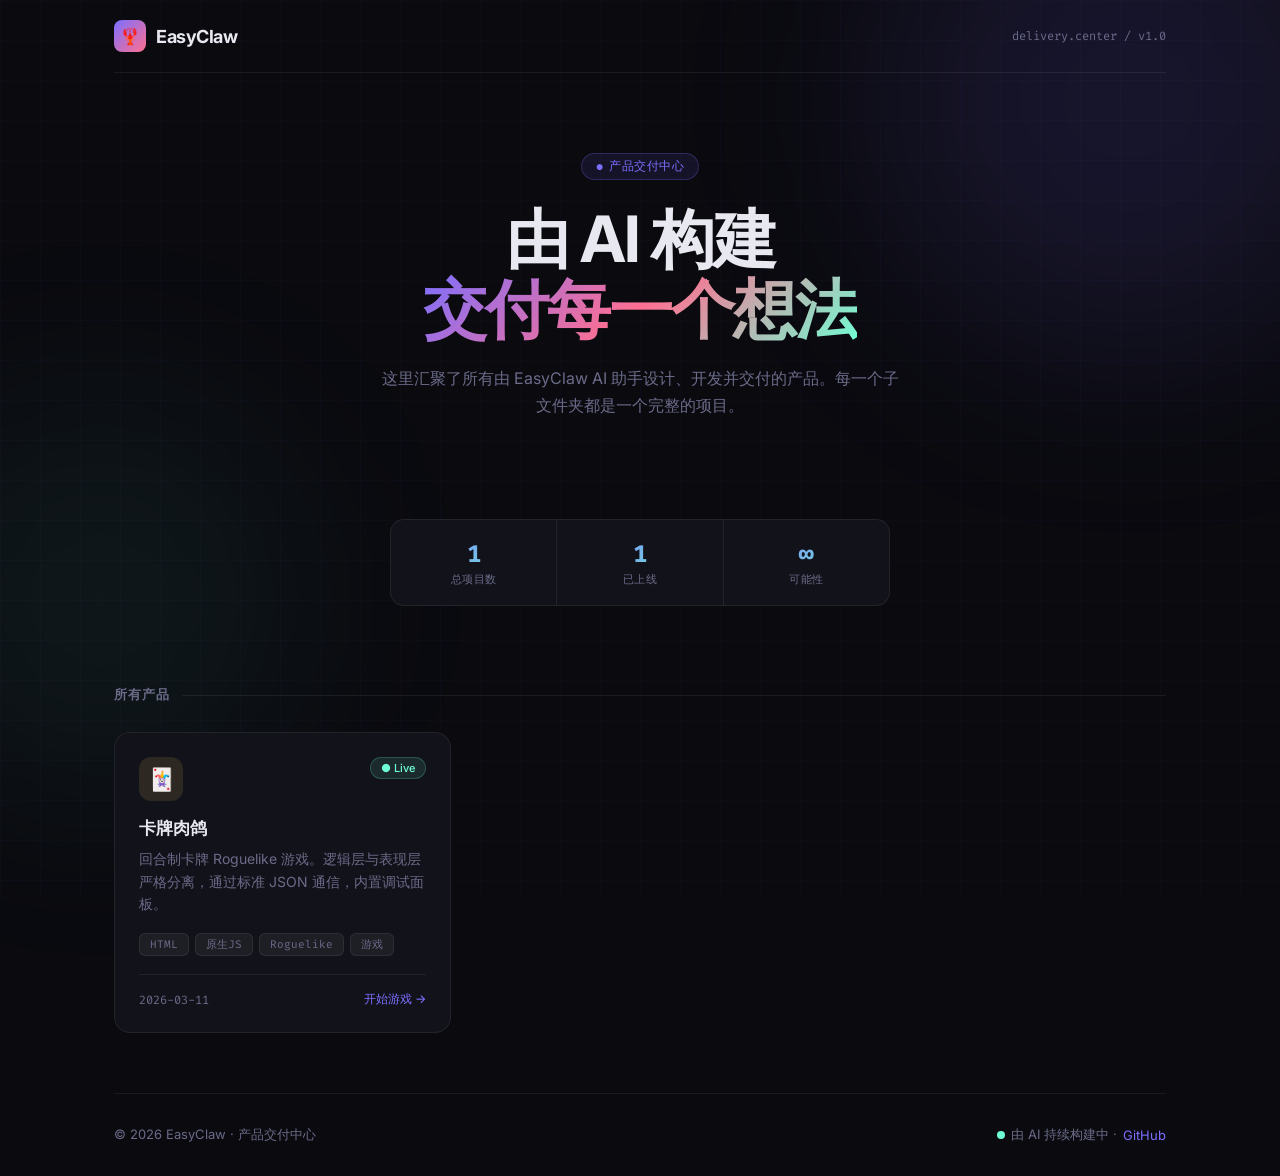
<file: index.html>
<!DOCTYPE html>
<html lang="zh-CN">
<head>
  <meta charset="UTF-8" />
  <meta name="viewport" content="width=device-width, initial-scale=1.0" />
  <title>EasyClaw · 产品交付中心</title>
  <link rel="preconnect" href="https://fonts.googleapis.com" />
  <link href="https://fonts.googleapis.com/css2?family=Inter:wght@300;400;500;600;700&family=Fira+Code:wght@400;500&display=swap" rel="stylesheet" />
  <style>
    :root {
      --bg: #0a0a0f;
      --surface: #12121a;
      --surface2: #1a1a28;
      --border: rgba(255,255,255,0.07);
      --accent: #7c6fff;
      --accent2: #ff6f91;
      --accent3: #6fffd4;
      --text: #e8e8f0;
      --muted: #6b6b8a;
      --card-hover: #1e1e2e;
    }

    * { box-sizing: border-box; margin: 0; padding: 0; }

    body {
      font-family: 'Inter', sans-serif;
      background: var(--bg);
      color: var(--text);
      min-height: 100vh;
      overflow-x: hidden;
    }

    /* ── background grid ── */
    body::before {
      content: '';
      position: fixed;
      inset: 0;
      background-image:
        linear-gradient(rgba(124,111,255,0.03) 1px, transparent 1px),
        linear-gradient(90deg, rgba(124,111,255,0.03) 1px, transparent 1px);
      background-size: 40px 40px;
      pointer-events: none;
      z-index: 0;
    }

    /* ── glow orbs ── */
    .orb {
      position: fixed;
      border-radius: 50%;
      filter: blur(100px);
      pointer-events: none;
      z-index: 0;
    }
    .orb-1 { width: 500px; height: 500px; background: rgba(124,111,255,0.12); top: -150px; right: -100px; }
    .orb-2 { width: 400px; height: 400px; background: rgba(111,255,212,0.06); bottom: 100px; left: -100px; }

    /* ── layout ── */
    .container { max-width: 1100px; margin: 0 auto; padding: 0 24px; position: relative; z-index: 1; }

    /* ── nav ── */
    nav {
      padding: 20px 0;
      display: flex;
      align-items: center;
      justify-content: space-between;
      border-bottom: 1px solid var(--border);
    }
    .logo {
      display: flex;
      align-items: center;
      gap: 10px;
      font-weight: 700;
      font-size: 18px;
      letter-spacing: -0.5px;
    }
    .logo-icon {
      width: 32px; height: 32px;
      background: linear-gradient(135deg, var(--accent), var(--accent2));
      border-radius: 8px;
      display: flex; align-items: center; justify-content: center;
      font-size: 16px;
    }
    .nav-badge {
      font-size: 12px;
      color: var(--muted);
      font-family: 'Fira Code', monospace;
    }

    /* ── hero ── */
    .hero {
      padding: 80px 0 60px;
      text-align: center;
    }
    .hero-tag {
      display: inline-flex;
      align-items: center;
      gap: 6px;
      background: rgba(124,111,255,0.1);
      border: 1px solid rgba(124,111,255,0.25);
      color: var(--accent);
      padding: 4px 14px;
      border-radius: 99px;
      font-size: 12px;
      font-weight: 500;
      margin-bottom: 24px;
      letter-spacing: 0.5px;
      text-transform: uppercase;
    }
    .hero-tag::before { content: '●'; font-size: 8px; animation: blink 2s infinite; }
    @keyframes blink { 0%,100%{opacity:1} 50%{opacity:0.3} }

    h1 {
      font-size: clamp(36px, 6vw, 64px);
      font-weight: 700;
      letter-spacing: -2px;
      line-height: 1.1;
      margin-bottom: 20px;
    }
    h1 span.grad {
      background: linear-gradient(135deg, var(--accent) 0%, var(--accent2) 50%, var(--accent3) 100%);
      -webkit-background-clip: text;
      -webkit-text-fill-color: transparent;
      background-clip: text;
    }
    .hero-sub {
      font-size: 16px;
      color: var(--muted);
      max-width: 520px;
      margin: 0 auto 40px;
      line-height: 1.7;
    }

    /* ── stats bar ── */
    .stats {
      display: flex;
      justify-content: center;
      gap: 0;
      margin: 0 auto 80px;
      border: 1px solid var(--border);
      border-radius: 14px;
      background: var(--surface);
      max-width: 500px;
      overflow: hidden;
    }
    .stat {
      flex: 1;
      padding: 18px 20px;
      text-align: center;
      border-right: 1px solid var(--border);
    }
    .stat:last-child { border-right: none; }
    .stat-num {
      font-size: 24px;
      font-weight: 700;
      font-family: 'Fira Code', monospace;
      background: linear-gradient(135deg, var(--accent), var(--accent3));
      -webkit-background-clip: text;
      -webkit-text-fill-color: transparent;
      background-clip: text;
    }
    .stat-label { font-size: 11px; color: var(--muted); margin-top: 2px; text-transform: uppercase; letter-spacing: 0.5px; }

    /* ── section ── */
    .section-header {
      display: flex;
      align-items: center;
      gap: 12px;
      margin-bottom: 28px;
    }
    .section-title { font-size: 13px; font-weight: 600; text-transform: uppercase; letter-spacing: 1px; color: var(--muted); }
    .section-line { flex: 1; height: 1px; background: var(--border); }

    /* ── empty state ── */
    .empty-state {
      text-align: center;
      padding: 80px 20px;
      border: 1px dashed var(--border);
      border-radius: 20px;
      background: var(--surface);
      margin-bottom: 60px;
    }
    .empty-icon {
      font-size: 48px;
      margin-bottom: 20px;
      opacity: 0.6;
    }
    .empty-title {
      font-size: 18px;
      font-weight: 600;
      margin-bottom: 10px;
    }
    .empty-sub {
      font-size: 14px;
      color: var(--muted);
      max-width: 340px;
      margin: 0 auto;
      line-height: 1.6;
    }

    /* ── product cards ── */
    .products-grid {
      display: grid;
      grid-template-columns: repeat(auto-fill, minmax(320px, 1fr));
      gap: 20px;
      margin-bottom: 60px;
    }

    .product-card {
      background: var(--surface);
      border: 1px solid var(--border);
      border-radius: 16px;
      padding: 24px;
      transition: all 0.25s ease;
      cursor: pointer;
      text-decoration: none;
      color: inherit;
      display: block;
      position: relative;
      overflow: hidden;
    }
    .product-card::before {
      content: '';
      position: absolute;
      inset: 0;
      background: linear-gradient(135deg, var(--accent), var(--accent2));
      opacity: 0;
      transition: opacity 0.25s;
    }
    .product-card:hover {
      border-color: rgba(124,111,255,0.4);
      transform: translateY(-3px);
      background: var(--card-hover);
      box-shadow: 0 20px 60px rgba(124,111,255,0.1);
    }

    .card-head {
      display: flex;
      align-items: flex-start;
      justify-content: space-between;
      margin-bottom: 16px;
    }
    .card-icon {
      width: 44px; height: 44px;
      border-radius: 12px;
      display: flex; align-items: center; justify-content: center;
      font-size: 22px;
      flex-shrink: 0;
    }
    .card-status {
      font-size: 11px;
      padding: 3px 10px;
      border-radius: 99px;
      font-weight: 500;
    }
    .status-live { background: rgba(111,255,212,0.1); color: var(--accent3); border: 1px solid rgba(111,255,212,0.2); }
    .status-wip  { background: rgba(255,200,80,0.1);  color: #ffc850;        border: 1px solid rgba(255,200,80,0.2); }

    .card-name { font-size: 17px; font-weight: 600; margin-bottom: 8px; }
    .card-desc { font-size: 14px; color: var(--muted); line-height: 1.6; margin-bottom: 18px; }

    .card-tags { display: flex; flex-wrap: wrap; gap: 6px; margin-bottom: 18px; }
    .tag {
      font-size: 11px;
      font-family: 'Fira Code', monospace;
      padding: 3px 10px;
      border-radius: 6px;
      background: rgba(255,255,255,0.05);
      color: var(--muted);
      border: 1px solid var(--border);
    }

    .card-footer {
      display: flex;
      align-items: center;
      justify-content: space-between;
      padding-top: 16px;
      border-top: 1px solid var(--border);
    }
    .card-date { font-size: 12px; color: var(--muted); font-family: 'Fira Code', monospace; }
    .card-link {
      font-size: 12px;
      color: var(--accent);
      display: flex;
      align-items: center;
      gap: 4px;
      font-weight: 500;
    }
    .card-link svg { width: 12px; height: 12px; }

    /* ── footer ── */
    footer {
      border-top: 1px solid var(--border);
      padding: 32px 0;
      display: flex;
      align-items: center;
      justify-content: space-between;
      flex-wrap: gap;
    }
    .footer-left { font-size: 13px; color: var(--muted); }
    .footer-right {
      display: flex;
      align-items: center;
      gap: 6px;
      font-size: 13px;
      color: var(--muted);
    }
    .footer-right a { color: var(--accent); text-decoration: none; }
    .pulse { display: inline-block; width: 8px; height: 8px; background: var(--accent3); border-radius: 50%; animation: blink 2s infinite; }

    /* ── coming soon ribbon ── */
    .ribbon {
      position: absolute;
      top: 14px; right: -22px;
      background: linear-gradient(135deg, var(--accent), var(--accent2));
      color: white;
      font-size: 10px;
      font-weight: 700;
      padding: 4px 30px;
      transform: rotate(35deg);
      letter-spacing: 0.5px;
    }

    @media (max-width: 600px) {
      .stats { flex-direction: column; max-width: 100%; }
      .stat { border-right: none; border-bottom: 1px solid var(--border); }
      .stat:last-child { border-bottom: none; }
      footer { flex-direction: column; gap: 12px; text-align: center; }
    }
  </style>
</head>
<body>

<div class="orb orb-1"></div>
<div class="orb orb-2"></div>

<div class="container">
  <!-- NAV -->
  <nav>
    <div class="logo">
      <div class="logo-icon">🦞</div>
      EasyClaw
    </div>
    <span class="nav-badge">delivery.center / v1.0</span>
  </nav>

  <!-- HERO -->
  <div class="hero">
    <div class="hero-tag">产品交付中心</div>
    <h1>由 AI 构建<br><span class="grad">交付每一个想法</span></h1>
    <p class="hero-sub">这里汇聚了所有由 EasyClaw AI 助手设计、开发并交付的产品。每一个子文件夹都是一个完整的项目。</p>
  </div>

  <!-- STATS -->
  <div class="stats">
    <div class="stat">
      <div class="stat-num" id="count-total">0</div>
      <div class="stat-label">总项目数</div>
    </div>
    <div class="stat">
      <div class="stat-num" id="count-live">0</div>
      <div class="stat-label">已上线</div>
    </div>
    <div class="stat">
      <div class="stat-num">∞</div>
      <div class="stat-label">可能性</div>
    </div>
  </div>

  <!-- PROJECTS SECTION -->
  <div class="section-header">
    <span class="section-title">所有产品</span>
    <div class="section-line"></div>
  </div>

  <!-- 空状态 — 当有产品时删除此块 -->
  <div class="empty-state" id="empty-state">
    <div class="empty-icon">🚀</div>
    <div class="empty-title">第一个产品正在路上…</div>
    <p class="empty-sub">每完成一个项目，它就会出现在这里。<br/>这个页面本身，就是第 0 号交付物。</p>
  </div>

  <!-- 产品卡片区域 — 每次添加新产品时复制一个 .product-card -->
  <div class="products-grid" id="products-grid">
    
    <a class="product-card" href="./card-rogue/index.html">
      <div class="card-head">
        <div class="card-icon" style="background:rgba(200,168,75,0.15)">🃏</div>
        <span class="card-status status-live">● Live</span>
      </div>
      <div class="card-name">卡牌肉鸽</div>
      <div class="card-desc">回合制卡牌 Roguelike 游戏。逻辑层与表现层严格分离，通过标准 JSON 通信，内置调试面板。</div>
      <div class="card-tags">
        <span class="tag">HTML</span>
        <span class="tag">原生JS</span>
        <span class="tag">Roguelike</span>
        <span class="tag">游戏</span>
      </div>
      <div class="card-footer">
        <span class="card-date">2026-03-11</span>
        <span class="card-link">开始游戏 →</span>
      </div>
    </a>
  </div>

  <!-- FOOTER -->
  <footer>
    <span class="footer-left">© 2026 EasyClaw · 产品交付中心</span>
    <div class="footer-right">
      <span class="pulse"></span>
      由 AI 持续构建中 ·
      <a href="https://github.com/Jim-JZ-Chen/easyClaw" target="_blank">GitHub</a>
    </div>
  </footer>
</div>

<script>
  // 统计卡片数量并更新 stats
  const cards = document.querySelectorAll('#products-grid .product-card');
  const liveCards = document.querySelectorAll('.status-live');
  document.getElementById('count-total').textContent = cards.length;
  document.getElementById('count-live').textContent = liveCards.length;
  if (cards.length > 0) {
    document.getElementById('empty-state').style.display = 'none';
  }
</script>
</body>
</html>
</file>
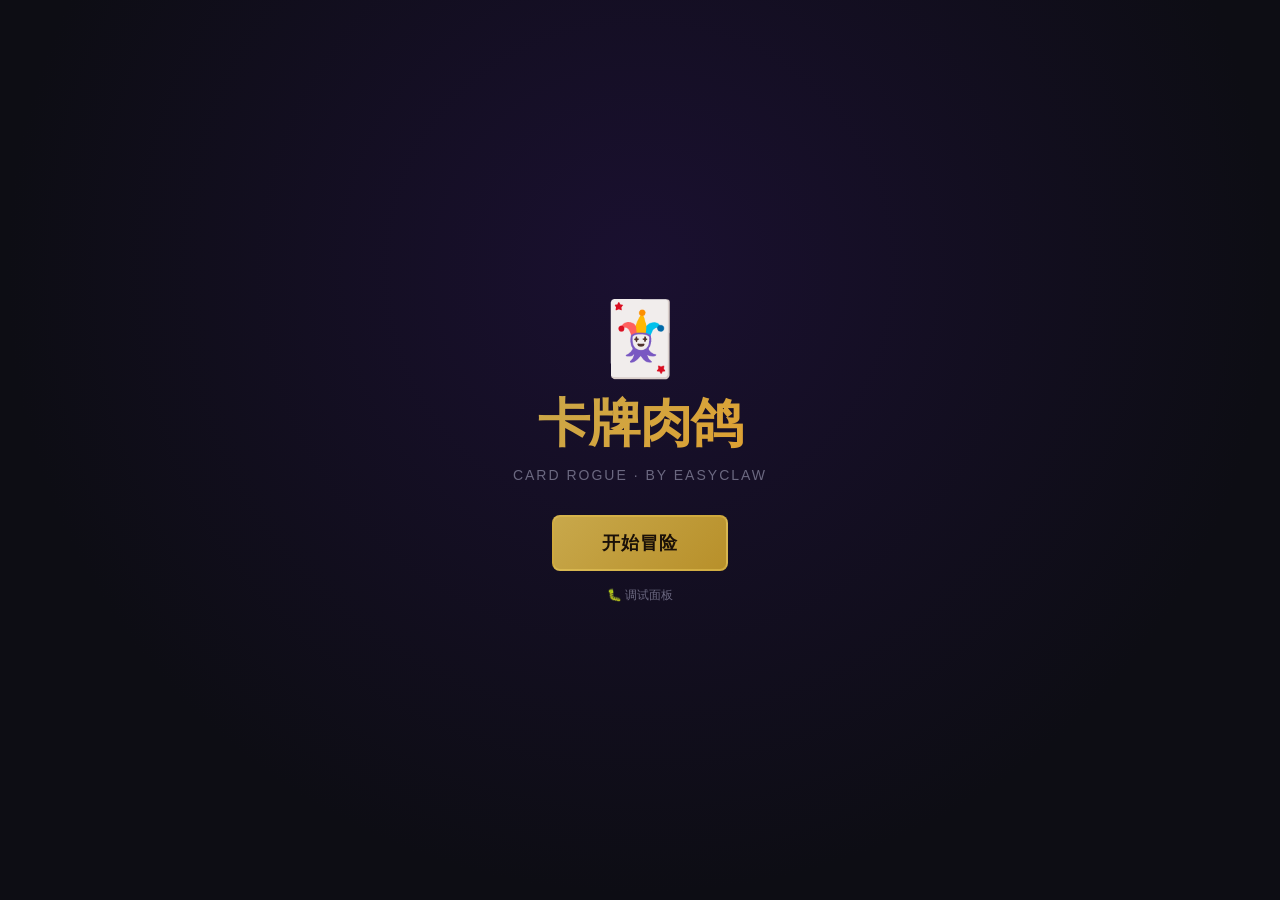
<file: card-rogue/index.html>
<!DOCTYPE html>
<html lang="zh-CN">
<head>
  <meta charset="UTF-8"/>
  <meta name="viewport" content="width=device-width, initial-scale=1.0"/>
  <title>卡牌肉鸽 · EasyClaw</title>
  <link rel="stylesheet" href="style.css"/>
</head>
<body>

<!-- ══════════════════════════════════════
     主菜单
══════════════════════════════════════ -->
<div id="screen-menu" class="screen">
  <div class="menu-title">
    <div style="font-size:72px;margin-bottom:8px">🃏</div>
    <h1>卡牌肉鸽</h1>
    <p>Card Rogue · by EasyClaw</p>
  </div>
  <button id="btn-start" class="btn-primary">开始冒险</button>
  <a href="debug/debug-panel.html" target="_blank"
     style="font-size:12px;color:var(--muted);text-decoration:none;margin-top:-16px">
    🐛 调试面板
  </a>
</div>

<!-- ══════════════════════════════════════
     地图
══════════════════════════════════════ -->
<div id="screen-map" class="screen">
  <div class="container" style="display:flex;flex-direction:column;height:100%;padding:20px;gap:16px">
    <div class="map-header">
      <div class="map-title">🗺 选择路线</div>
      <div class="player-stats-mini">
        <div class="hp-bar-mini">❤️ <span id="mini-hp">—</span></div>
        <a href="debug/debug-panel.html" target="_blank" style="font-size:11px;color:var(--muted);text-decoration:none">🐛 Debug</a>
      </div>
    </div>
    <div class="map-canvas" id="map-canvas"></div>
  </div>
</div>

<!-- ══════════════════════════════════════
     战斗
══════════════════════════════════════ -->
<div id="screen-combat" class="screen">
  <!-- 顶部状态栏 -->
  <div class="combat-topbar">
    <div class="player-hp-wrap">
      <div class="hp-label">生命值</div>
      <div class="hp-bar-outer">
        <div class="hp-bar-inner" id="player-hp-bar" style="width:100%"></div>
      </div>
      <div style="display:flex;gap:12px;align-items:center">
        <span class="hp-text" id="player-hp-text">80 / 80</span>
        <span class="block-info" id="player-block-text"></span>
      </div>
    </div>

    <div style="display:flex;flex-direction:column;align-items:center;gap:4px">
      <div id="player-statuses" class="status-badges"></div>
      <span class="turn-info" id="turn-text">第 1 回合</span>
    </div>

    <a href="debug/debug-panel.html" target="_blank" style="font-size:11px;color:var(--muted);text-decoration:none">🐛 Debug</a>
  </div>

  <!-- 战斗主区域 -->
  <div class="combat-arena">
    <div class="arena-bg"></div>

    <!-- 玩家 -->
    <div class="player-figure">
      <div class="player-avatar" id="player-avatar">🧙</div>
      <div style="font-size:12px;color:var(--muted)">你</div>
    </div>

    <!-- 敌人 -->
    <div class="enemies-area" id="enemies-area"></div>
  </div>

  <!-- 战斗日志 -->
  <div class="combat-log" id="combat-log"></div>

  <!-- 底部区域：能量 + 手牌 -->
  <div class="combat-bottom">
    <div class="energy-row">
      <div class="energy-display">
        <div class="energy-orb" id="energy-cur">3</div>
        <span class="energy-label"><span id="energy-max">/ 3</span> 能量</span>
      </div>
      <div style="font-size:12px;color:var(--muted)" id="deck-info"></div>
      <button class="btn-end-turn" id="btn-end-turn">结束回合 →</button>
    </div>
    <div class="hand-area" id="hand-area"></div>
  </div>
</div>

<!-- ══════════════════════════════════════
     奖励
══════════════════════════════════════ -->
<div id="screen-reward" class="screen">
  <div class="reward-title">
    🎁 战斗奖励
    <small>选择一张卡牌加入你的牌组</small>
  </div>
  <div class="reward-cards" id="reward-cards"></div>
  <button id="btn-skip-reward" class="btn-skip">跳过奖励</button>
</div>

<!-- ══════════════════════════════════════
     游戏结束
══════════════════════════════════════ -->
<div id="screen-gameover" class="screen">
  <div id="gameover-icon" class="gameover-icon">💀</div>
  <div id="gameover-title" class="gameover-title defeat">你已阵亡</div>
  <p id="gameover-sub" class="gameover-sub"></p>
  <button class="btn-restart">重新开始</button>
</div>

<!-- ── 逻辑层（顺序不可变）── -->
<script src="engine/cards.js"></script>
<script src="engine/enemies.js"></script>
<script src="engine/map-gen.js"></script>
<script src="engine/game-engine.js"></script>
<!-- ── 表现层 ── -->
<script src="view/app.js"></script>

</body>
</html>
</file>
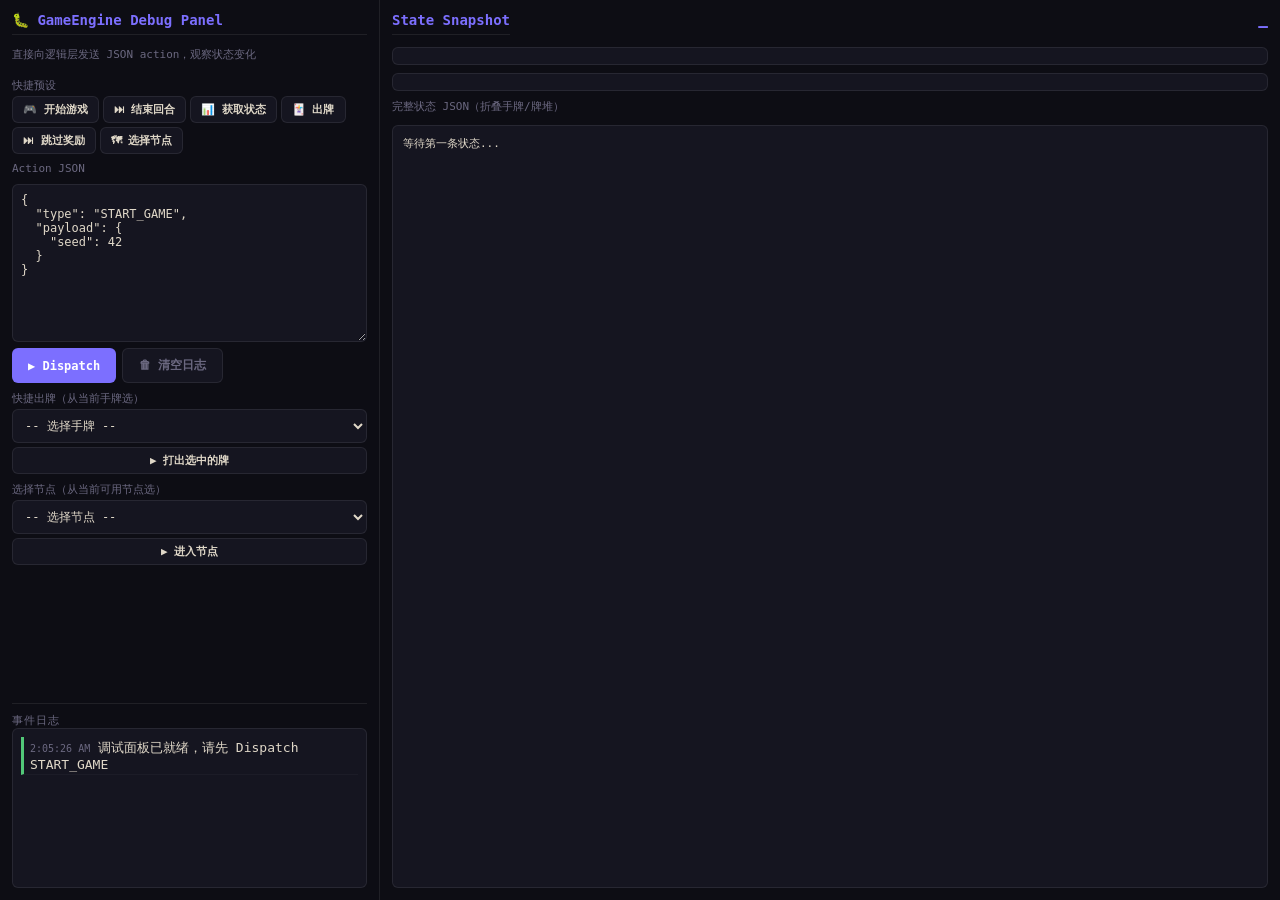
<file: card-rogue/debug/debug-panel.html>
<!DOCTYPE html>
<html lang="zh-CN">
<head>
  <meta charset="UTF-8"/>
  <title>🐛 GameEngine Debug Panel</title>
  <style>
    :root { --bg:#0d0d14; --surface:#151520; --border:rgba(255,255,255,0.08); --accent:#7c6fff; --green:#52c878; --red:#e05252; --text:#e0d8c8; --muted:#6b6880; }
    * { box-sizing: border-box; margin: 0; padding: 0; }
    body { background: var(--bg); color: var(--text); font-family: 'Cascadia Code', 'Fira Code', monospace; font-size: 13px; display: flex; height: 100vh; overflow: hidden; }
    .panel { display: flex; flex-direction: column; padding: 12px; gap: 8px; }
    .panel.left { width: 380px; border-right: 1px solid var(--border); flex-shrink: 0; }
    .panel.right { flex: 1; overflow: hidden; display: flex; flex-direction: column; gap: 8px; }
    h2 { font-size: 14px; color: var(--accent); margin-bottom: 4px; padding-bottom: 6px; border-bottom: 1px solid var(--border); }
    label { color: var(--muted); font-size: 11px; display: block; margin-bottom: 3px; }
    textarea, input[type=text], select {
      width: 100%; background: var(--surface); border: 1px solid var(--border);
      color: var(--text); padding: 8px; border-radius: 6px; font-family: inherit; font-size: 12px;
      outline: none; resize: vertical;
    }
    textarea:focus, input:focus { border-color: var(--accent); }
    button {
      padding: 8px 16px; border-radius: 6px; border: none; cursor: pointer;
      font-family: inherit; font-size: 12px; font-weight: 700; transition: all 0.15s;
    }
    .btn-dispatch { background: var(--accent); color: white; }
    .btn-dispatch:hover { opacity: 0.85; }
    .btn-clear { background: var(--surface); color: var(--muted); border: 1px solid var(--border); }
    .btn-clear:hover { color: var(--text); }
    .btn-preset { background: var(--surface); color: var(--text); border: 1px solid var(--border); padding: 5px 10px; font-size: 11px; }
    .btn-preset:hover { border-color: var(--accent); color: var(--accent); }

    .presets { display: flex; flex-wrap: wrap; gap: 4px; }
    .action-area { display: flex; flex-direction: column; gap: 6px; }
    .btn-row { display: flex; gap: 6px; }

    /* 状态树 */
    .state-view { flex: 1; overflow-y: auto; background: var(--surface); border: 1px solid var(--border); border-radius: 6px; padding: 10px; }
    .state-key { color: #7c6fff; }
    .state-string { color: #52c878; }
    .state-number { color: #e0a030; }
    .state-bool-true { color: #52c878; }
    .state-bool-false { color: var(--red); }
    .state-null { color: var(--muted); }
    pre { font-size: 11px; line-height: 1.5; white-space: pre-wrap; word-break: break-all; }

    /* 事件日志 */
    .event-log { height: 160px; overflow-y: auto; background: var(--surface); border: 1px solid var(--border); border-radius: 6px; padding: 8px; }
    .log-entry { padding: 2px 0; border-bottom: 1px solid rgba(255,255,255,0.03); }
    .log-entry .ts { color: var(--muted); font-size: 10px; }
    .log-entry.dispatch { border-left: 3px solid var(--accent); padding-left: 6px; }
    .log-entry.update   { border-left: 3px solid var(--green); padding-left: 6px; }
    .log-entry.error    { border-left: 3px solid var(--red); padding-left: 6px; color: var(--red); }

    .section-title { font-size: 11px; color: var(--muted); text-transform: uppercase; letter-spacing: 1px; }
    .tag { display: inline-block; background: rgba(124,111,255,0.1); border: 1px solid rgba(124,111,255,0.2); color: var(--accent); padding: 1px 6px; border-radius: 4px; font-size: 10px; margin-right: 4px; }
    .phase-badge { font-size: 16px; font-weight: 700; color: var(--accent); }
  </style>
</head>
<body>

<!-- 左侧：控制面板 -->
<div class="panel left">
  <h2>🐛 GameEngine Debug Panel</h2>
  <p style="color:var(--muted);font-size:11px;margin-bottom:8px;">直接向逻辑层发送 JSON action，观察状态变化</p>

  <div>
    <label>快捷预设</label>
    <div class="presets">
      <button class="btn-preset" onclick="preset('START_GAME')">🎮 开始游戏</button>
      <button class="btn-preset" onclick="preset('END_TURN')">⏭ 结束回合</button>
      <button class="btn-preset" onclick="preset('GET_STATE')">📊 获取状态</button>
      <button class="btn-preset" onclick="preset('PLAY_CARD')">🃏 出牌</button>
      <button class="btn-preset" onclick="preset('PICK_REWARD_SKIP')">⏭ 跳过奖励</button>
      <button class="btn-preset" onclick="preset('SELECT_NODE')">🗺 选择节点</button>
    </div>
  </div>

  <div class="action-area">
    <label>Action JSON</label>
    <textarea id="action-input" rows="10" spellcheck="false">{
  "type": "START_GAME",
  "payload": {
    "seed": 42
  }
}</textarea>
    <div class="btn-row">
      <button class="btn-dispatch" onclick="dispatchAction()">▶ Dispatch</button>
      <button class="btn-clear" onclick="clearLog()">🗑 清空日志</button>
    </div>
  </div>

  <div>
    <label>快捷出牌（从当前手牌选）</label>
    <select id="hand-select"><option value="">-- 选择手牌 --</option></select>
    <button class="btn-preset" style="margin-top:4px;width:100%" onclick="playSelectedCard()">▶ 打出选中的牌</button>
  </div>

  <div>
    <label>选择节点（从当前可用节点选）</label>
    <select id="node-select"><option value="">-- 选择节点 --</option></select>
    <button class="btn-preset" style="margin-top:4px;width:100%" onclick="selectNode()">▶ 进入节点</button>
  </div>

  <div style="margin-top:auto;padding-top:8px;border-top:1px solid var(--border)">
    <span class="section-title">事件日志</span>
    <div class="event-log" id="event-log"></div>
  </div>
</div>

<!-- 右侧：状态树 -->
<div class="panel right">
  <div style="display:flex;align-items:center;justify-content:space-between">
    <h2>State Snapshot</h2>
    <div id="phase-badge" class="phase-badge">—</div>
  </div>

  <!-- 玩家状态速览 -->
  <div id="player-quick" style="display:flex;gap:16px;flex-wrap:wrap;padding:8px;background:var(--surface);border:1px solid var(--border);border-radius:6px;font-size:12px"></div>

  <!-- 敌人速览 -->
  <div id="enemy-quick" style="display:flex;gap:12px;flex-wrap:wrap;padding:8px;background:var(--surface);border:1px solid var(--border);border-radius:6px;font-size:12px"></div>

  <!-- 完整 JSON -->
  <label>完整状态 JSON（折叠手牌/牌堆）</label>
  <div class="state-view"><pre id="state-json">等待第一条状态...</pre></div>
</div>

<!-- 引擎依赖 -->
<script src="../engine/cards.js"></script>
<script src="../engine/enemies.js"></script>
<script src="../engine/map-gen.js"></script>
<script src="../engine/game-engine.js"></script>

<script>
  let _lastState = null;

  // 注册回调
  GameEngine.onStateUpdate(function(update) {
    _lastState = update.state;
    addLog('update', `STATE_UPDATE phase=${update.state.phase} turn=${update.state.turn}`);
    renderState(update.state);
  });

  // ── 渲染状态
  function renderState(s) {
    document.getElementById('phase-badge').textContent = s.phase;

    // 玩家速览
    const pq = document.getElementById('player-quick');
    pq.innerHTML = `
      <span>❤️ ${s.player.hp}/${s.player.maxHp}</span>
      <span>🛡 ${s.player.block}</span>
      <span>⚡ ${s.player.energy}/${s.player.maxEnergy}</span>
      <span>🃏 手牌 ${s.player.hand.length} | 牌堆 ${s.player.deck.length} | 弃牌 ${s.player.discard.length}</span>
      ${Object.entries(s.player.statuses).map(([k,v])=>`<span class="tag">${k}:${v}</span>`).join('')}
    `;

    // 更新手牌下拉
    const hs = document.getElementById('hand-select');
    hs.innerHTML = '<option value="">-- 选择手牌 --</option>';
    s.player.hand.forEach(c => {
      const o = document.createElement('option');
      o.value = c.id;
      o.textContent = `${c.name} (${c.cost}费)`;
      hs.appendChild(o);
    });

    // 敌人速览
    const eq = document.getElementById('enemy-quick');
    eq.innerHTML = s.enemies.map(e =>
      `<span>${e.icon} ${e.name}: ❤️${e.hp}/${e.maxHp} 🛡${e.block} → ${e.intent?.desc||'?'}</span>`
    ).join('  |  ');

    // 节点下拉
    const ns = document.getElementById('node-select');
    ns.innerHTML = '<option value="">-- 选择节点 --</option>';
    if (s.map) {
      s.map.floors.forEach(f => {
        f.nodes.filter(n => n.available && !n.visited).forEach(n => {
          const o = document.createElement('option');
          o.value = n.id;
          o.textContent = `[F${f.floorNum}] ${n.type} (${n.id})`;
          ns.appendChild(o);
        });
      });
    }

    // 完整 JSON（折叠大数组）
    const compact = {
      ...s,
      player: {
        ...s.player,
        hand: s.player.hand.map(c => c.name),
        deck: `[${s.player.deck.length} cards]`,
        discard: `[${s.player.discard.length} cards]`,
      }
    };
    document.getElementById('state-json').innerHTML = syntaxHighlight(JSON.stringify(compact, null, 2));
  }

  // ── 语法高亮
  function syntaxHighlight(json) {
    return json
      .replace(/("(\\u[a-zA-Z0-9]{4}|\\[^u]|[^\\"])*"(\s*:)?)/g, function(m) {
        return m.endsWith(':') ? `<span class="state-key">${m}</span>` : `<span class="state-string">${m}</span>`;
      })
      .replace(/\b(\d+\.?\d*)\b/g, '<span class="state-number">$1</span>')
      .replace(/\btrue\b/g,  '<span class="state-bool-true">true</span>')
      .replace(/\bfalse\b/g, '<span class="state-bool-false">false</span>')
      .replace(/\bnull\b/g,  '<span class="state-null">null</span>');
  }

  // ── dispatch
  function dispatchAction() {
    const raw = document.getElementById('action-input').value.trim();
    try {
      const action = JSON.parse(raw);
      addLog('dispatch', `DISPATCH → ${action.type}`);
      GameEngine.dispatch(action);
    } catch(e) {
      addLog('error', `JSON 解析失败: ${e.message}`);
    }
  }

  function playSelectedCard() {
    const cardId = document.getElementById('hand-select').value;
    if (!cardId) return;
    const enemy = _lastState?.enemies?.find(e => e.alive);
    const action = { type: 'PLAY_CARD', payload: { cardId, targetId: enemy?.instanceId || null } };
    document.getElementById('action-input').value = JSON.stringify(action, null, 2);
    dispatchAction();
  }

  function selectNode() {
    const nodeId = document.getElementById('node-select').value;
    if (!nodeId) return;
    const action = { type: 'SELECT_NODE', payload: { nodeId } };
    document.getElementById('action-input').value = JSON.stringify(action, null, 2);
    dispatchAction();
  }

  // ── 预设
  const PRESETS = {
    START_GAME:      { type: 'START_GAME', payload: { seed: 42 } },
    END_TURN:        { type: 'END_TURN', payload: {} },
    GET_STATE:       { type: 'GET_STATE', payload: {} },
    PLAY_CARD:       { type: 'PLAY_CARD', payload: { cardId: 'strike', targetId: null } },
    PICK_REWARD_SKIP:{ type: 'PICK_REWARD', payload: { cardId: null } },
    SELECT_NODE:     { type: 'SELECT_NODE', payload: { nodeId: 'f0n0' } },
  };
  function preset(key) {
    document.getElementById('action-input').value = JSON.stringify(PRESETS[key], null, 2);
  }

  // ── 日志
  function addLog(type, msg) {
    const log = document.getElementById('event-log');
    const ts = new Date().toLocaleTimeString();
    const entry = document.createElement('div');
    entry.className = `log-entry ${type}`;
    entry.innerHTML = `<span class="ts">${ts}</span> ${msg}`;
    log.insertBefore(entry, log.firstChild);
    if (log.children.length > 50) log.removeChild(log.lastChild);
  }
  function clearLog() {
    document.getElementById('event-log').innerHTML = '';
    document.getElementById('state-json').textContent = '等待第一条状态...';
  }

  // 快捷键 Ctrl+Enter 发送
  document.getElementById('action-input').addEventListener('keydown', e => {
    if (e.ctrlKey && e.key === 'Enter') dispatchAction();
  });

  addLog('update', '调试面板已就绪，请先 Dispatch START_GAME');
</script>
</body>
</html>
</file>
<file: card-rogue/style.css>
/* ============================================================
   全局样式
   ============================================================ */
:root {
  --bg:        #0d0d14;
  --surface:   #151520;
  --surface2:  #1c1c2e;
  --border:    rgba(255,255,255,0.08);
  --accent:    #c8a84b;
  --accent2:   #7c6fff;
  --red:       #e05252;
  --green:     #52c878;
  --blue:      #5298e0;
  --text:      #e0d8c8;
  --muted:     #6b6880;
  --card-w:    120px;
  --card-h:    170px;
}
* { box-sizing: border-box; margin: 0; padding: 0; }
body {
  font-family: 'Segoe UI', 'PingFang SC', sans-serif;
  background: var(--bg);
  color: var(--text);
  height: 100vh;
  overflow: hidden;
  user-select: none;
}
button {
  cursor: pointer;
  border: none;
  background: none;
  color: inherit;
  font-family: inherit;
}

/* ── 屏幕管理 ── */
.screen { display: none; width: 100%; height: 100%; }
.screen.active { display: flex; }

/* ============================================================
   主菜单
   ============================================================ */
#screen-menu {
  flex-direction: column;
  align-items: center;
  justify-content: center;
  gap: 32px;
  background: radial-gradient(ellipse at 50% 30%, #1a1030 0%, #0d0d14 70%);
}
.menu-title {
  text-align: center;
}
.menu-title h1 {
  font-size: 52px;
  font-weight: 800;
  letter-spacing: -1px;
  background: linear-gradient(135deg, var(--accent), #e0a030);
  -webkit-background-clip: text;
  -webkit-text-fill-color: transparent;
  background-clip: text;
  text-shadow: none;
}
.menu-title p {
  color: var(--muted);
  font-size: 14px;
  margin-top: 8px;
  letter-spacing: 2px;
  text-transform: uppercase;
}
.btn-primary {
  padding: 14px 48px;
  background: linear-gradient(135deg, var(--accent), #b8902a);
  color: #1a1008;
  font-size: 18px;
  font-weight: 700;
  border-radius: 8px;
  border: 2px solid rgba(255,220,100,0.3);
  transition: all 0.2s;
  letter-spacing: 1px;
}
.btn-primary:hover {
  transform: translateY(-2px);
  box-shadow: 0 8px 30px rgba(200,168,75,0.3);
}

/* ============================================================
   地图
   ============================================================ */
#screen-map {
  flex-direction: column;
  padding: 20px;
  gap: 16px;
}
.map-header {
  display: flex;
  align-items: center;
  justify-content: space-between;
}
.map-title { font-size: 20px; font-weight: 700; color: var(--accent); }
.player-stats-mini {
  display: flex;
  gap: 16px;
  align-items: center;
  font-size: 14px;
}
.hp-bar-mini {
  display: flex;
  align-items: center;
  gap: 6px;
}
.hp-bar-mini span { color: var(--red); font-weight: 700; }

.map-canvas {
  flex: 1;
  display: flex;
  flex-direction: column-reverse;
  gap: 24px;
  align-items: center;
  justify-content: center;
  overflow: auto;
}
.map-floor {
  display: flex;
  gap: 32px;
  align-items: center;
  justify-content: center;
}
.map-node {
  width: 64px;
  height: 64px;
  border-radius: 50%;
  display: flex;
  flex-direction: column;
  align-items: center;
  justify-content: center;
  border: 2px solid var(--border);
  background: var(--surface);
  cursor: default;
  transition: all 0.2s;
  font-size: 24px;
  position: relative;
}
.map-node.available {
  cursor: pointer;
  border-color: var(--accent);
  box-shadow: 0 0 16px rgba(200,168,75,0.3);
}
.map-node.available:hover {
  transform: scale(1.15);
  box-shadow: 0 0 24px rgba(200,168,75,0.5);
}
.map-node.visited { opacity: 0.4; border-color: var(--border); }
.map-node .node-type { font-size: 10px; color: var(--muted); margin-top: 2px; }

/* ── 节点类型颜色 ── */
.map-node[data-type="ELITE"] { border-color: var(--red); }
.map-node[data-type="ELITE"].available { box-shadow: 0 0 16px rgba(224,82,82,0.3); }
.map-node[data-type="REST"] { border-color: var(--green); }
.map-node[data-type="BOSS"] { border-color: #cc44ff; width: 80px; height: 80px; font-size: 32px; }

/* ============================================================
   战斗界面
   ============================================================ */
#screen-combat {
  flex-direction: column;
  height: 100vh;
  overflow: hidden;
}

/* 顶部状态栏 */
.combat-topbar {
  display: flex;
  align-items: center;
  justify-content: space-between;
  padding: 10px 20px;
  background: var(--surface);
  border-bottom: 1px solid var(--border);
  flex-shrink: 0;
}
.player-hp-wrap {
  display: flex;
  flex-direction: column;
  gap: 4px;
  min-width: 180px;
}
.hp-label { font-size: 12px; color: var(--muted); }
.hp-bar-outer {
  height: 14px;
  background: rgba(255,255,255,0.05);
  border-radius: 7px;
  overflow: hidden;
  border: 1px solid var(--border);
}
.hp-bar-inner {
  height: 100%;
  background: linear-gradient(90deg, var(--red), #e07a7a);
  border-radius: 7px;
  transition: width 0.4s ease;
}
.hp-text { font-size: 13px; font-weight: 700; color: var(--text); }
.block-info { font-size: 13px; color: var(--blue); font-weight: 700; }
.turn-info { font-size: 14px; color: var(--muted); }

/* 战斗中心区域 */
.combat-arena {
  flex: 1;
  display: flex;
  align-items: center;
  justify-content: center;
  gap: 60px;
  padding: 20px;
  position: relative;
  overflow: hidden;
}
.arena-bg {
  position: absolute;
  inset: 0;
  background: radial-gradient(ellipse at 50% 60%, rgba(124,111,255,0.04), transparent 70%);
}

/* 玩家角色 */
.player-figure {
  display: flex;
  flex-direction: column;
  align-items: center;
  gap: 10px;
  z-index: 1;
}
.player-avatar {
  font-size: 64px;
  filter: drop-shadow(0 4px 12px rgba(200,168,75,0.3));
  transition: transform 0.1s;
}
.player-avatar.attacking { animation: attack-anim 0.3s ease; }
@keyframes attack-anim {
  0%   { transform: translateX(0); }
  40%  { transform: translateX(60px) scale(1.1); }
  100% { transform: translateX(0); }
}
.player-avatar.hurt { animation: hurt-anim 0.3s ease; }
@keyframes hurt-anim {
  0%,100% { transform: translateX(0); filter: drop-shadow(0 4px 12px rgba(200,168,75,0.3)); }
  50%     { transform: translateX(-10px); filter: drop-shadow(0 0 20px rgba(224,82,82,0.8)); }
}

.status-badges {
  display: flex;
  flex-wrap: wrap;
  gap: 4px;
  justify-content: center;
  max-width: 160px;
}
.status-badge {
  font-size: 11px;
  padding: 2px 8px;
  border-radius: 4px;
  border: 1px solid;
  font-weight: 600;
}
.status-badge.strength  { background: rgba(224,100,82,0.15); border-color: rgba(224,100,82,0.4); color: #e06452; }
.status-badge.dexterity { background: rgba(82,200,120,0.15); border-color: rgba(82,200,120,0.4); color: #52c878; }
.status-badge.vulnerable{ background: rgba(224,82,82,0.15);  border-color: rgba(224,82,82,0.4);  color: #e05252; }
.status-badge.weak      { background: rgba(150,100,200,0.15);border-color: rgba(150,100,200,0.4);color: #9664c8; }
.status-badge.poison    { background: rgba(100,180,80,0.15); border-color: rgba(100,180,80,0.4); color: #64b450; }

/* 敌人区域 */
.enemies-area {
  display: flex;
  gap: 40px;
  align-items: flex-end;
  z-index: 1;
}
.enemy-figure {
  display: flex;
  flex-direction: column;
  align-items: center;
  gap: 8px;
  cursor: pointer;
  padding: 10px;
  border-radius: 12px;
  border: 2px solid transparent;
  transition: all 0.2s;
}
.enemy-figure.selected {
  border-color: var(--accent);
  background: rgba(200,168,75,0.06);
}
.enemy-figure:hover { border-color: rgba(200,168,75,0.4); }
.enemy-figure.dead { opacity: 0.2; pointer-events: none; }

.enemy-avatar { font-size: 56px; transition: transform 0.1s; }
.enemy-avatar.attacking { animation: enemy-attack 0.4s ease; }
@keyframes enemy-attack {
  0%   { transform: translateX(0); }
  40%  { transform: translateX(-50px) scale(1.1); }
  100% { transform: translateX(0); }
}
.enemy-avatar.hurt { animation: hurt-anim 0.3s ease; }

.enemy-name { font-size: 13px; font-weight: 600; color: var(--text); }
.enemy-hp-bar-outer { width: 100px; height: 8px; background: rgba(255,255,255,0.05); border-radius: 4px; overflow: hidden; }
.enemy-hp-bar-inner { height: 100%; background: var(--red); border-radius: 4px; transition: width 0.4s; }
.enemy-hp-text { font-size: 12px; color: var(--muted); }

.enemy-intent {
  font-size: 11px;
  color: var(--accent);
  background: rgba(200,168,75,0.08);
  border: 1px solid rgba(200,168,75,0.2);
  border-radius: 6px;
  padding: 3px 8px;
  text-align: center;
  max-width: 120px;
}
.enemy-block { font-size: 12px; color: var(--blue); font-weight: 700; }

/* 伤害数字 */
.dmg-popup {
  position: absolute;
  font-size: 28px;
  font-weight: 800;
  pointer-events: none;
  animation: pop-up 0.8s ease forwards;
  z-index: 100;
  text-shadow: 0 2px 8px rgba(0,0,0,0.8);
}
.dmg-popup.damage { color: var(--red); }
.dmg-popup.block  { color: var(--blue); }
.dmg-popup.heal   { color: var(--green); }
@keyframes pop-up {
  0%   { transform: translateY(0) scale(0.5); opacity: 1; }
  60%  { transform: translateY(-50px) scale(1.2); opacity: 1; }
  100% { transform: translateY(-80px) scale(1); opacity: 0; }
}

/* 底部区域 */
.combat-bottom {
  flex-shrink: 0;
  background: linear-gradient(0deg, var(--surface) 0%, transparent 100%);
  padding: 16px 20px 12px;
}

/* 能量 */
.energy-row {
  display: flex;
  align-items: center;
  justify-content: space-between;
  margin-bottom: 12px;
}
.energy-display {
  display: flex;
  align-items: center;
  gap: 8px;
}
.energy-orb {
  width: 44px; height: 44px;
  border-radius: 50%;
  background: radial-gradient(circle at 35% 35%, #7c6fff, #3a2f9a);
  border: 2px solid rgba(124,111,255,0.5);
  display: flex;
  align-items: center;
  justify-content: center;
  font-size: 16px;
  font-weight: 800;
  box-shadow: 0 0 16px rgba(124,111,255,0.3);
}
.energy-label { font-size: 13px; color: var(--muted); }
.btn-end-turn {
  padding: 10px 28px;
  background: linear-gradient(135deg, #2a4a2a, #1a3a1a);
  color: var(--green);
  border-radius: 8px;
  border: 1px solid rgba(82,200,120,0.3);
  font-size: 14px;
  font-weight: 700;
  letter-spacing: 1px;
  transition: all 0.2s;
}
.btn-end-turn:hover {
  background: linear-gradient(135deg, #3a6a3a, #2a5a2a);
  box-shadow: 0 4px 16px rgba(82,200,120,0.2);
}

/* 手牌 */
.hand-area {
  display: flex;
  gap: 10px;
  justify-content: center;
  align-items: flex-end;
  min-height: var(--card-h);
  perspective: 1000px;
  overflow: visible;
}

/* 单张牌 */
.card {
  width: var(--card-w);
  height: var(--card-h);
  border-radius: 10px;
  background: var(--surface2);
  border: 1px solid var(--border);
  display: flex;
  flex-direction: column;
  padding: 8px;
  cursor: pointer;
  transition: transform 0.2s, box-shadow 0.2s;
  flex-shrink: 0;
  position: relative;
  overflow: hidden;
}
.card:hover {
  transform: translateY(-24px) scale(1.08);
  box-shadow: 0 16px 40px rgba(0,0,0,0.6);
  z-index: 10;
  border-color: var(--accent);
}
.card.cant-play { opacity: 0.5; cursor: not-allowed; }
.card.cant-play:hover { transform: none; box-shadow: none; border-color: var(--border); }
.card.selected {
  transform: translateY(-36px) scale(1.1);
  box-shadow: 0 20px 50px rgba(200,168,75,0.4);
  border-color: var(--accent);
  z-index: 20;
}
.card-type-banner {
  position: absolute;
  top: 0; left: 0; right: 0;
  height: 4px;
  border-radius: 10px 10px 0 0;
}
.card[data-type="ATTACK"] .card-type-banner { background: var(--red); }
.card[data-type="SKILL"]  .card-type-banner { background: var(--blue); }
.card[data-type="POWER"]  .card-type-banner { background: #cc44ff; }
.card[data-type="STATUS"] .card-type-banner { background: var(--muted); }

.card-cost {
  width: 26px; height: 26px;
  border-radius: 50%;
  background: radial-gradient(circle, #7c6fff, #3a2f9a);
  display: flex; align-items: center; justify-content: center;
  font-size: 14px; font-weight: 800;
  flex-shrink: 0;
  align-self: flex-start;
  margin-top: 4px;
}
.card-icon { text-align: center; font-size: 28px; flex: 1; display: flex; align-items: center; justify-content: center; }
.card-name { font-size: 11px; font-weight: 700; text-align: center; color: var(--text); }
.card-desc { font-size: 9px; color: var(--muted); text-align: center; line-height: 1.3; margin-top: 3px; }

/* ============================================================
   奖励界面
   ============================================================ */
#screen-reward {
  flex-direction: column;
  align-items: center;
  justify-content: center;
  gap: 32px;
}
.reward-title {
  font-size: 28px;
  font-weight: 800;
  color: var(--accent);
  text-align: center;
}
.reward-title small { display: block; font-size: 14px; color: var(--muted); font-weight: 400; margin-top: 6px; }
.reward-cards {
  display: flex;
  gap: 24px;
  justify-content: center;
}
.reward-card {
  width: 160px;
  background: var(--surface2);
  border: 2px solid var(--border);
  border-radius: 14px;
  padding: 16px 12px;
  text-align: center;
  cursor: pointer;
  transition: all 0.2s;
  display: flex;
  flex-direction: column;
  gap: 8px;
}
.reward-card:hover {
  border-color: var(--accent);
  transform: translateY(-6px);
  box-shadow: 0 16px 40px rgba(200,168,75,0.2);
}
.reward-card-icon { font-size: 36px; }
.reward-card-name { font-size: 16px; font-weight: 700; }
.reward-card-type { font-size: 11px; color: var(--muted); }
.reward-card-desc { font-size: 12px; color: var(--muted); line-height: 1.4; }
.reward-card-cost {
  font-size: 20px; font-weight: 800;
  color: var(--accent2);
}
.btn-skip {
  padding: 10px 32px;
  border: 1px solid var(--border);
  border-radius: 8px;
  color: var(--muted);
  font-size: 14px;
  transition: all 0.2s;
}
.btn-skip:hover { color: var(--text); border-color: var(--text); }

/* ============================================================
   游戏结束
   ============================================================ */
#screen-gameover {
  flex-direction: column;
  align-items: center;
  justify-content: center;
  gap: 20px;
  background: radial-gradient(ellipse at 50% 40%, #200a0a, #0d0d14 70%);
}
.gameover-icon { font-size: 80px; }
.gameover-title { font-size: 48px; font-weight: 800; }
.gameover-title.defeat { color: var(--red); }
.gameover-title.victory { color: var(--accent); }
.gameover-sub { color: var(--muted); font-size: 16px; }
.btn-restart {
  padding: 12px 40px;
  background: var(--surface2);
  border: 1px solid var(--border);
  border-radius: 8px;
  font-size: 16px;
  font-weight: 700;
  color: var(--text);
  transition: all 0.2s;
  margin-top: 8px;
}
.btn-restart:hover { border-color: var(--accent); color: var(--accent); }

/* ============================================================
   战斗日志
   ============================================================ */
.combat-log {
  position: fixed;
  right: 12px;
  top: 60px;
  width: 220px;
  max-height: 220px;
  overflow-y: auto;
  background: rgba(13,13,20,0.85);
  border: 1px solid var(--border);
  border-radius: 10px;
  padding: 8px 10px;
  font-size: 11px;
  color: var(--muted);
  line-height: 1.6;
  backdrop-filter: blur(4px);
  z-index: 50;
}
.combat-log p { padding: 1px 0; }
.combat-log p:first-child { color: var(--text); }

/* ── 滚动条 ── */
::-webkit-scrollbar { width: 4px; height: 4px; }
::-webkit-scrollbar-track { background: transparent; }
::-webkit-scrollbar-thumb { background: var(--border); border-radius: 4px; }
</file>
